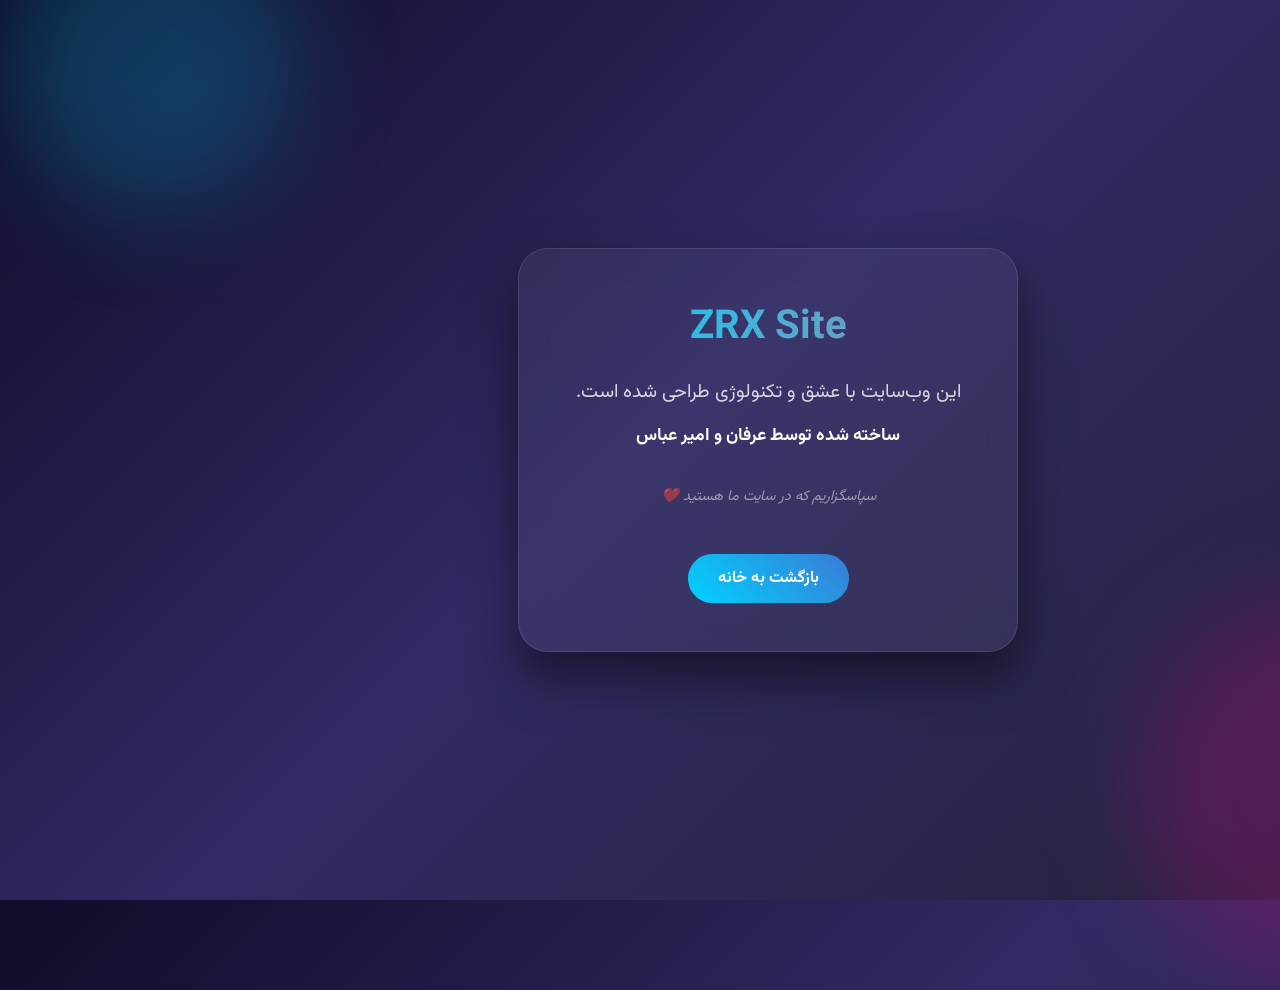
<file: about.html>
<!DOCTYPE html>
<html lang="fa" dir="rtl">
<head>
    <meta charset="UTF-8">
    <meta name="viewport" content="width=device-width, initial-scale=1.0">
    <title>درباره ما | ZRX Site</title>
    <style>
        @import url('https://fonts.googleapis.com/css2?family=Vazirmatn:wght@100;400;700&display=swap');

        * {
            margin: 0;
            padding: 0;
            box-sizing: border-box;
            font-family: 'Vazirmatn', sans-serif;
        }

        body {
            background: linear-gradient(135deg, #0f0c29, #302b63, #24243e);
            height: 100vh;
            display: flex;
            justify-content: center;
            align-items: center;
            color: white;
            overflow: hidden;
        }

        .background-circles {
            position: absolute;
            width: 100%;
            height: 100%;
            z-index: -1;
        }

        .circle {
            position: absolute;
            border-radius: 50%;
            background: rgba(255, 255, 255, 0.1);
            filter: blur(50px);
            animation: float 10s infinite alternate ease-in-out;
        }

        .circle-1 { width: 300px; height: 300px; top: -10%; left: -10%; background: rgba(0, 212, 255, 0.2); }
        .circle-2 { width: 400px; height: 400px; bottom: -10%; right: -10%; background: rgba(255, 0, 150, 0.2); }

        @keyframes float {
            from { transform: translateY(0) translateX(0); }
            to { transform: translateY(50px) translateX(30px); }
        }

        .about-card {
            background: rgba(255, 255, 255, 0.05);
            backdrop-filter: blur(15px);
            -webkit-backdrop-filter: blur(15px);
            border: 1px solid rgba(255, 255, 255, 0.1);
            padding: 3rem;
            border-radius: 30px;
            text-align: center;
            box-shadow: 0 25px 50px rgba(0, 0, 0, 0.5);
            max-width: 500px;
            width: 90%;
            transform: translateY(0);
            transition: transform 0.3s ease;
        }

        .about-card:hover {
            transform: translateY(-10px);
            border: 1px solid rgba(255, 255, 255, 0.3);
        }

        h1 {
            font-size: 2.5rem;
            margin-bottom: 1rem;
            background: linear-gradient(to right, #00d2ff, #928dab);
            -webkit-background-clip: text;
            -webkit-text-fill-color: transparent;
            font-weight: 700;
        }

        p {
            font-size: 1.2rem;
            line-height: 1.8;
            color: rgba(255, 255, 255, 0.8);
            margin-bottom: 1.5rem;
        }

        .creators {
            font-weight: bold;
            color: #fff;
            display: block;
            margin-top: 10px;
            font-size: 1.1rem;
        }

        .footer-text {
            font-size: 0.9rem;
            color: rgba(255, 255, 255, 0.5);
            margin-top: 2rem;
            font-style: italic;
        }

        .btn {
            display: inline-block;
            margin-top: 20px;
            padding: 12px 30px; /* کمی بزرگتر برای راحتی بیشتر */
            background: linear-gradient(45deg, #00d2ff, #3a7bd5);
            color: white;
            text-decoration: none; /* حذف خط زیر لینک */
            border-radius: 50px;
            font-weight: bold;
            transition: 0.3s;
        }

        .btn:hover {
            box-shadow: 0 0 20px rgba(0, 210, 255, 0.6);
            transform: scale(1.05);
        }

    </style>
</head>
<body>

    <div class="background-circles">
        <div class="circle circle-1"></div>
        <div class="circle circle-2"></div>
    </div>

    <div class="about-card">
        <h1>ZRX Site</h1>
        <p>
            این وب‌سایت با عشق و تکنولوژی طراحی شده است.
            <span class="creators">ساخته شده توسط عرفان و امیر عباس</span>
        </p>
        <p class="footer-text">سپاسگزاریم که در سایت ما هستید ❤️</p>
        
        <!-- اصلاح شده: حالا به index.html لینک می‌شود -->
        <a href="index.html" class="btn">بازگشت به خانه</a>
    </div>

</body>
</html>
</file>
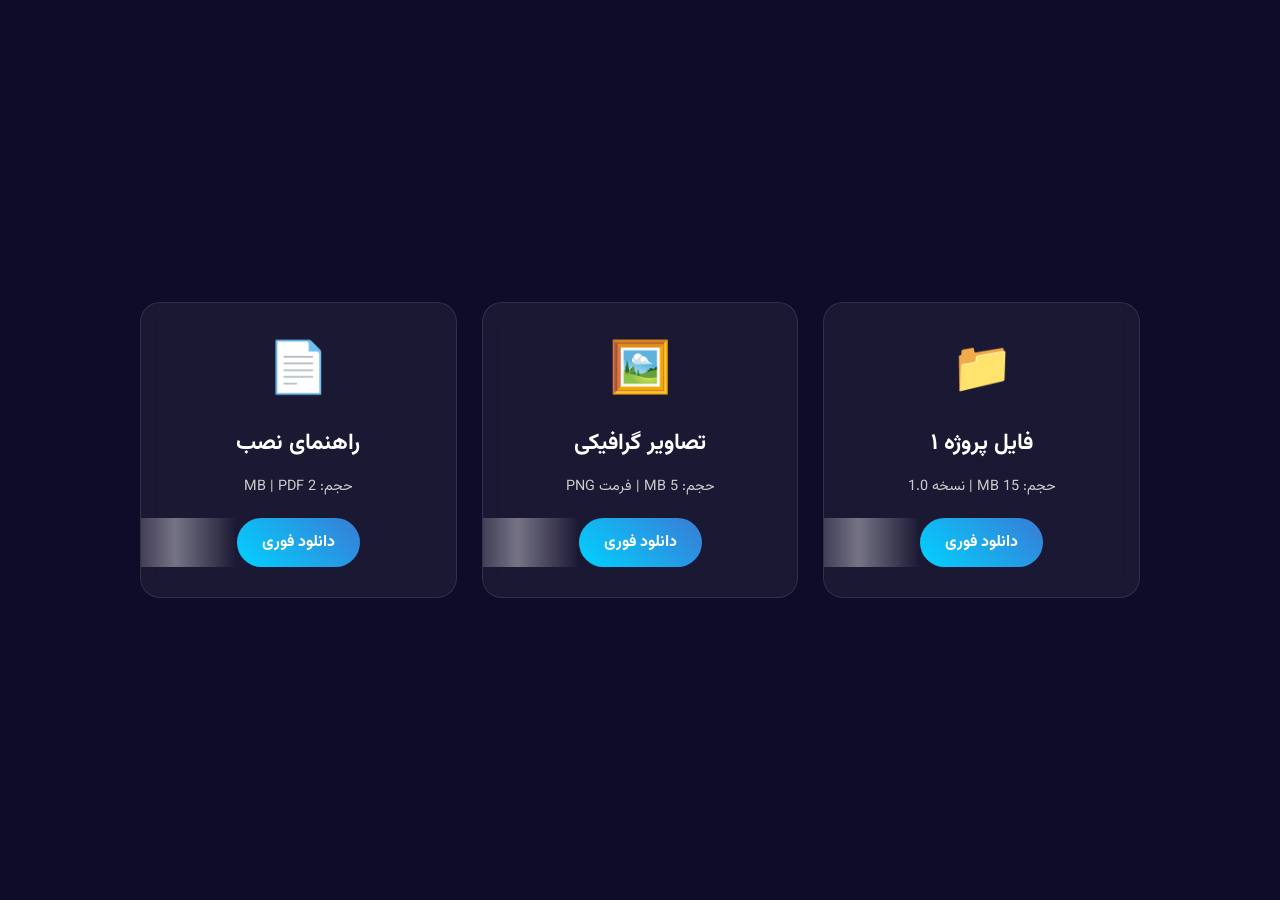
<file: download.html>
<!DOCTYPE html>
<html lang="fa" dir="rtl">
<head>
    <meta charset="UTF-8">
    <meta name="viewport" content="width=device-width, initial-scale=1.0">
    <title>بخش دانلود | ZRX Site</title>
    <style>
        @import url('https://fonts.googleapis.com/css2?family=Vazirmatn:wght@100;400;700&display=swap');

        body {
            background: #0f0c29;
            font-family: 'Vazirmatn', sans-serif;
            display: flex;
            justify-content: center;
            align-items: center;
            min-height: 100vh;
            margin: 0;
            color: white;
        }

        .download-container {
            display: grid;
            grid-template-columns: repeat(auto-fit, minmax(250px, 1fr));
            gap: 25px;
            width: 90%;
            max-width: 1000px;
            padding: 20px;
        }

        /* کارت دانلود */
        .download-card {
            background: rgba(255, 255, 255, 0.05);
            backdrop-filter: blur(10px);
            border: 1px solid rgba(255, 255, 255, 0.1);
            border-radius: 20px;
            padding: 30px;
            text-align: center;
            transition: all 0.4s cubic-bezier(0.175, 0.885, 0.32, 1.275);
            position: relative;
            overflow: hidden;
        }

        .download-card:hover {
            transform: translateY(-15px);
            background: rgba(255, 255, 255, 0.1);
            border-color: #00d2ff;
            box-shadow: 0 15px 30px rgba(0, 210, 255, 0.3);
        }

        .icon {
            font-size: 50px;
            margin-bottom: 15px;
            display: block;
        }

        h3 {
            margin: 10px 0;
            font-size: 1.4rem;
        }

        p {
            font-size: 0.9rem;
            color: #ccc;
            margin-bottom: 20px;
        }

        /* دکمه دانلود با انیمیشن */
        .download-btn {
            display: inline-block;
            padding: 12px 25px;
            background: linear-gradient(45deg, #00d2ff, #3a7bd5);
            color: white;
            text-decoration: none;
            border-radius: 50px;
            font-weight: bold;
            position: relative;
            transition: 0.3s;
            z-index: 1;
        }

        .download-btn:active {
            transform: scale(0.9);
        }

        /* افکت درخشش (Shine Effect) که روی دکمه حرکت می‌کند */
        .download-btn::after {
            content: '';
            position: absolute;
            top: 0;
            left: -100%;
            width: 100%;
            height: 100%;
            background: linear-gradient(90deg, transparent, rgba(255, 255, 255, 0.4), transparent);
            transition: 0.5s;
        }

        .download-card:hover .download-btn::after {
            left: 100%;
        }

        /* انیمیشن لرزش (Pulse) برای جلب توجه */
        @keyframes pulse {
            0% { box-shadow: 0 0 0 0 rgba(0, 210, 255, 0.7); }
            70% { box-shadow: 0 0 0 15px rgba(0, 210, 255, 0); }
            100% { box-shadow: 0 0 0 0 rgba(0, 210, 255, 0); }
        }

        .pulse-animation {
            animation: pulse 2s infinite;
        }

        /* پیام موفقیت بعد از کلیک */
        #toast {
            visibility: hidden;
            min-width: 250px;
            background-color: #333;
            color: #fff;
            text-align: center;
            border-radius: 10px;
            padding: 16px;
            position: fixed;
            z-index: 100;
            bottom: 30px;
            font-size: 17px;
            box-shadow: 0 4px 15px rgba(0,0,0,0.5);
        }

        #toast.show {
            visibility: visible;
            animation: fadein 0.5s, fadeout 0.5s 2.5s;
        }

        @keyframes fadein { from {bottom: 0; opacity: 0;} to {bottom: 30px; opacity: 1;} }
        @keyframes fadeout { from {bottom: 30px; opacity: 1;} to {bottom: 0; opacity: 0;} }

    </style>
</head>
<body>

    <div class="download-container">
        <!-- کارت دانلود ۱ -->
        <div class="download-card">
            <span class="icon">📁</span>
            <h3>فایل پروژه ۱</h3>
            <p>حجم: 15 MB | نسخه 1.0</p>
            <!-- نکته مهم: در href آدرس فایل خودت را بگذار و ویژگی download را حتما بنویس -->
            <a href="files/project1.zip" download="Project_ZRX_1" class="download-btn pulse-animation" onclick="showToast()">دانلود فوری</a>
        </div>

        <!-- کارت دانلود ۲ -->
        <div class="download-card">
            <span class="icon">🖼️</span>
            <h3>تصاویر گرافیکی</h3>
            <p>حجم: 5 MB | فرمت PNG</p>
            <a href="files/images.zip" download="ZRX_Images" class="download-btn" onclick="showToast()">دانلود فوری</a>
        </div>

        <!-- کارت دانلود ۳ -->
        <div class="download-card">
            <span class="icon">📄</span>
            <h3>راهنمای نصب</h3>
            <p>حجم: 2 MB | PDF</p>
            <a href="files/guide.pdf" download="ZRX_Guide" class="download-btn" onclick="showToast()">دانلود فوری</a>
        </div>
    </div>

    <!-- المان پیام موفقیت -->
    <div id="toast">در حال شروع دانلود... موفقیت‌آمیز! ✅</div>

    <script>
        function showToast() {
            var toast = document.getElementById("toast");
            toast.className = "show";
            // بعد از 3 ثانیه پیام مخفی کن
            setTimeout(function(){ toast.className = toast.className.replace("show", ""); }, 3000);
        }
    </script>

</body>
</html>
</file>
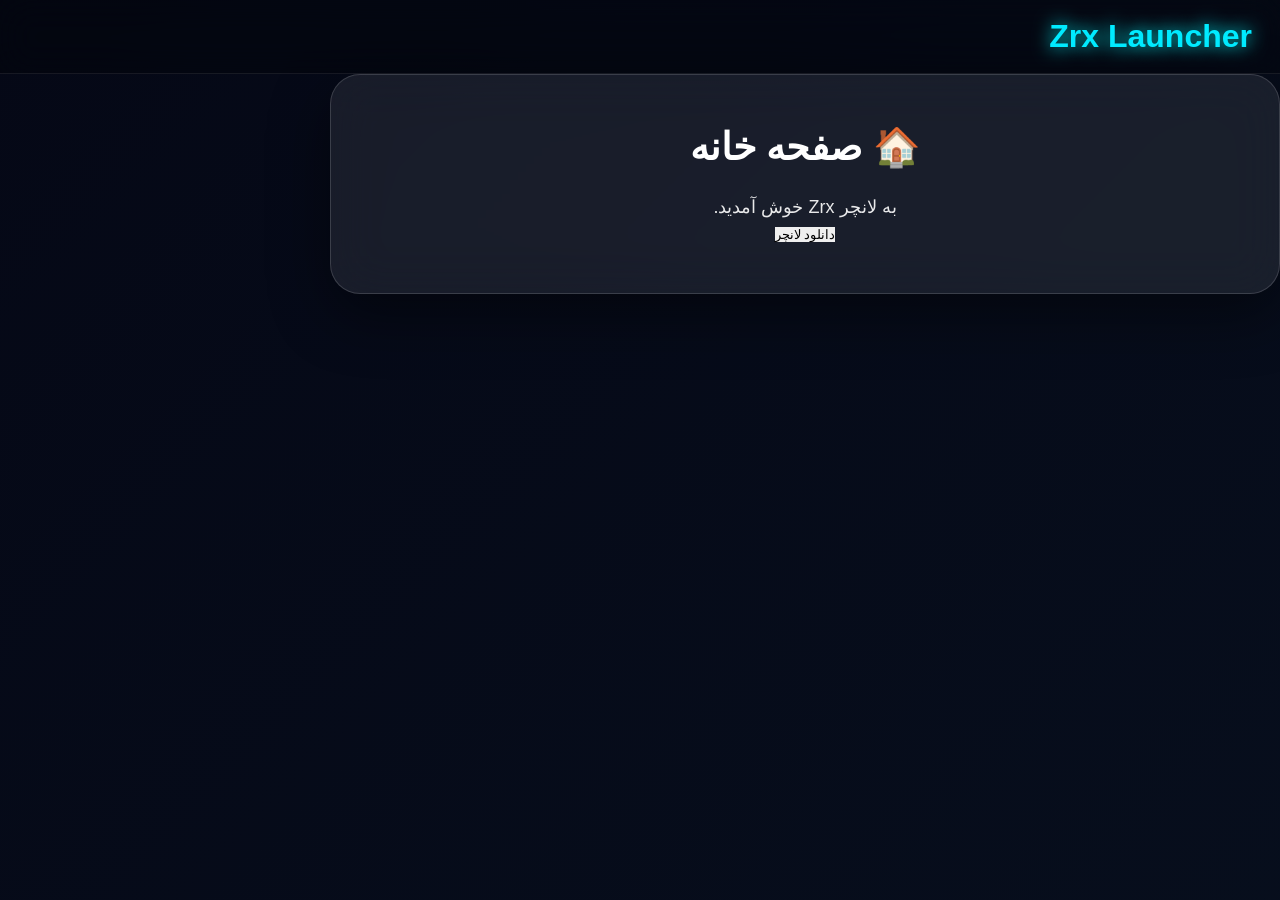
<file: home.html>
<!DOCTYPE html>
<html lang="fa" dir="rtl">

<head>

<meta charset="UTF-8">

<title>خانه | Zrx Launcher</title>

<link rel="stylesheet" href="style.css">

</head>

<body>

<header>

<h1>Zrx Launcher</h1>

</header>

<div class="glass">

<h2>🏠 صفحه خانه</h2>

<p>به لانچر Zrx خوش آمدید.</p>

<button onclick="goDownload()">

دانلود لانچر

</button>

</div>

<script src="script.js"></script>

</body>

</html>
</file>
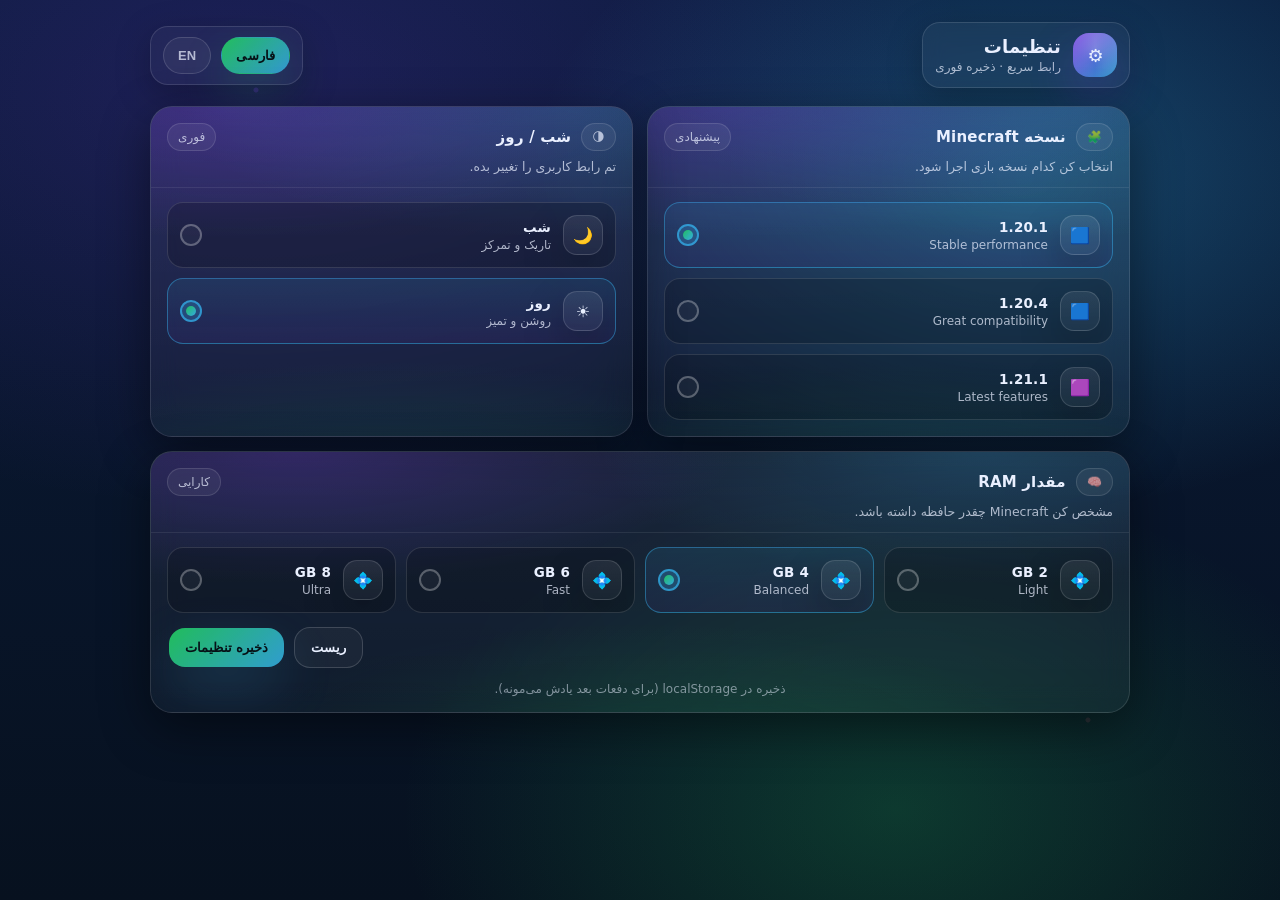
<file: settings.html>
<!doctype html>
<html lang="fa">
<head>
  <meta charset="utf-8" />
  <meta name="viewport" content="width=device-width, initial-scale=1" />
  <title>Settings</title>

  <style>
    :root{
      --bg0:#070A12;
      --bg1:#0B1020;
      --card: rgba(255,255,255,.06);
      --card2: rgba(255,255,255,.09);
      --stroke: rgba(255,255,255,.12);
      --text:#EAF0FF;
      --muted: rgba(234,240,255,.72);
      --muted2: rgba(234,240,255,.52);
      --shadow: 0 16px 50px rgba(0,0,0,.45);
      --brand1:#7C3AED; /* purple */
      --brand2:#22C55E; /* green */
      --brand3:#38BDF8; /* blue */
      --danger:#FB7185;

      --radius: 22px;
      --radius2: 16px;
    }

    *{ box-sizing: border-box; }
    body{
      margin:0;
      font-family: ui-sans-serif, system-ui, -apple-system, Segoe UI, Roboto, Arial;
      background: radial-gradient(1200px 700px at 20% 10%, rgba(124,58,237,.28), transparent 60%),
                  radial-gradient(900px 600px at 80% 20%, rgba(56,189,248,.22), transparent 55%),
                  radial-gradient(900px 600px at 70% 90%, rgba(34,197,94,.18), transparent 55%),
                  linear-gradient(180deg, var(--bg0), var(--bg1));
      color: var(--text);
      min-height:100vh;
      overflow-x:hidden;
      display:flex;
      align-items:flex-start;
      justify-content:center;
      padding: 22px 14px 40px;
      direction: rtl;
    }

    /* Floating particles */
    .particles{
      position:fixed; inset:0;
      pointer-events:none;
      opacity:.9;
      background:
        radial-gradient(circle at 20% 10%, rgba(124,58,237,.30) 0 2px, transparent 3px),
        radial-gradient(circle at 75% 20%, rgba(56,189,248,.25) 0 2px, transparent 3px),
        radial-gradient(circle at 40% 70%, rgba(34,197,94,.20) 0 2px, transparent 3px),
        radial-gradient(circle at 85% 80%, rgba(251,113,133,.15) 0 2px, transparent 3px);
      filter: blur(.2px);
      animation: floatBg 10s ease-in-out infinite alternate;
    }
    @keyframes floatBg{
      from{ transform: translate3d(0,0,0); opacity:.82; }
      to{ transform: translate3d(0,-8px,0); opacity:1; }
    }

    .wrap{
      width: min(980px, 100%);
    }

    .topbar{
      display:flex; gap:14px;
      align-items:center; justify-content:space-between;
      margin-bottom: 18px;
    }

    .brand{
      display:flex; align-items:center; gap:12px;
      padding: 10px 12px;
      background: rgba(255,255,255,.04);
      border: 1px solid var(--stroke);
      border-radius: 18px;
      box-shadow: 0 10px 35px rgba(0,0,0,.25);
      backdrop-filter: blur(10px);
    }
    .logo{
      width:44px; height:44px;
      border-radius: 16px;
      background: linear-gradient(135deg, rgba(124,58,237,.9), rgba(56,189,248,.7));
      display:grid; place-items:center;
      box-shadow: 0 18px 45px rgba(124,58,237,.25);
      position:relative;
      overflow:hidden;
    }
    .logo:after{
      content:"";
      position:absolute; inset:-40%;
      background: conic-gradient(from 180deg, rgba(255,255,255,.0), rgba(255,255,255,.35), rgba(255,255,255,.0));
      animation: spin 2.2s linear infinite;
      opacity:.65;
    }
    @keyframes spin{
      to{ transform: rotate(360deg); }
    }
    .logo span{
      position:relative;
      font-weight:900;
      letter-spacing:-1px;
      font-size: 18px;
      z-index:1;
    }
    .brand h1{
      margin:0;
      font-size: 18px;
      line-height:1.2;
      letter-spacing:.2px;
    }
    .brand p{
      margin:3px 0 0;
      font-size: 12px;
      color: var(--muted);
    }

    .lang-switch{
      display:flex; gap:10px; align-items:center;
      padding: 10px 12px;
      border-radius: 18px;
      background: rgba(255,255,255,.04);
      border:1px solid var(--stroke);
      box-shadow: 0 10px 35px rgba(0,0,0,.25);
      backdrop-filter: blur(10px);
    }

    .pill{
      position:relative;
      border:1px solid rgba(255,255,255,.14);
      background: rgba(255,255,255,.05);
      color: var(--muted);
      padding: 10px 14px;
      border-radius: 999px;
      cursor:pointer;
      user-select:none;
      font-weight: 800;
      font-size: 13px;
      letter-spacing:.2px;
      transition: transform .12s ease, background .2s ease, border-color .2s ease, color .2s ease;
      outline: none;
    }
    .pill:hover{ transform: translateY(-1px); border-color: rgba(255,255,255,.22); }
    .pill.active{
      color: #061116;
      border-color: transparent;
      background: linear-gradient(135deg, rgba(34,197,94,.95), rgba(56,189,248,.75));
      box-shadow: 0 18px 45px rgba(34,197,94,.18);
    }

    /* Layout */
    .grid{
      display:grid;
      grid-template-columns: 1fr;
      gap: 14px;
    }
    @media (min-width: 860px){
      .grid{ grid-template-columns: 1fr 1fr; }
      .span2{ grid-column: span 2; }
    }

    .card{
      background: linear-gradient(180deg, rgba(255,255,255,.07), rgba(255,255,255,.035));
      border: 1px solid rgba(255,255,255,.12);
      border-radius: var(--radius);
      box-shadow: var(--shadow);
      backdrop-filter: blur(14px);
      overflow:hidden;
      position:relative;
    }
    .card:before{
      content:"";
      position:absolute; inset:-2px;
      background: radial-gradient(800px 240px at 15% 0%, rgba(124,58,237,.25), transparent 55%),
                  radial-gradient(700px 240px at 85% 0%, rgba(56,189,248,.18), transparent 55%),
                  radial-gradient(700px 240px at 50% 120%, rgba(34,197,94,.14), transparent 60%);
      pointer-events:none;
    }
    .card > *{ position:relative; }

    .cardHeader{
      padding: 16px 16px 10px;
      display:flex; align-items:flex-start; justify-content:space-between; gap:12px;
    }
    .cardHeader .title{
      display:flex; flex-direction:column; gap:6px;
    }
    .cardHeader h2{
      margin:0;
      font-size: 15px;
      letter-spacing:.2px;
      display:flex; align-items:center; gap:10px;
    }
    .badge{
      font-size: 12px;
      padding: 6px 10px;
      border-radius: 999px;
      background: rgba(255,255,255,.06);
      border:1px solid rgba(255,255,255,.12);
      color: var(--muted);
    }
    .desc{
      margin:0;
      font-size: 12.5px;
      color: var(--muted);
      line-height:1.6;
    }

    .cardBody{
      padding: 14px 16px 16px;
      border-top: 1px solid rgba(255,255,255,.08);
    }

    .choices{
      display:grid;
      gap: 10px;
    }

    .choice{
      border-radius: var(--radius2);
      border:1px solid rgba(255,255,255,.12);
      background: rgba(0,0,0,.18);
      padding: 12px 12px;
      cursor:pointer;
      display:flex;
      align-items:center;
      justify-content:space-between;
      gap: 10px;
      transition: transform .12s ease, border-color .2s ease, background .2s ease;
      user-select:none;
      position:relative;
      overflow:hidden;
    }
    .choice:hover{
      transform: translateY(-1px);
      border-color: rgba(255,255,255,.22);
      background: rgba(255,255,255,.05);
    }

    .choice .left{
      display:flex; align-items:center; gap:12px;
      min-width: 0;
    }

    .icon{
      width:40px; height:40px;
      border-radius: 14px;
      display:grid; place-items:center;
      border:1px solid rgba(255,255,255,.14);
      background: linear-gradient(180deg, rgba(255,255,255,.08), rgba(255,255,255,.04));
      box-shadow: 0 18px 40px rgba(0,0,0,.25);
      flex: 0 0 auto;
    }

    .choice .text{
      min-width: 0;
      display:flex; flex-direction:column; gap:3px;
    }
    .choice .text strong{
      font-size: 13.5px;
      letter-spacing:.2px;
      white-space:nowrap; overflow:hidden; text-overflow:ellipsis;
    }
    .choice .text span{
      font-size: 12px;
      color: var(--muted);
      white-space:nowrap; overflow:hidden; text-overflow:ellipsis;
    }

    .radio{
      width:22px; height:22px;
      border-radius: 999px;
      border:2px solid rgba(255,255,255,.28);
      background: rgba(255,255,255,.04);
      display:grid; place-items:center;
      flex:0 0 auto;
    }
    .radio:after{
      content:"";
      width:10px; height:10px;
      border-radius: 999px;
      background: transparent;
      transition: background .2s ease, box-shadow .2s ease;
    }

    .choice.active{
      border-color: rgba(56,189,248,.42);
      background: linear-gradient(180deg, rgba(56,189,248,.10), rgba(124,58,237,.08));
    }
    .choice.active .radio{
      border-color: rgba(56,189,248,.65);
      background: rgba(56,189,248,.12);
    }
    .choice.active .radio:after{
      background: linear-gradient(135deg, rgba(34,197,94,.95), rgba(56,189,248,.85));
      box-shadow: 0 0 0 6px rgba(56,189,248,.10);
    }

    .row{
      display:flex; gap:12px; align-items:center; justify-content:space-between;
    }

    .actions{
      display:flex; gap:10px; align-items:center; justify-content:flex-end;
      margin-top: 14px;
      padding: 0 2px;
    }

    button.primary{
      border:none;
      cursor:pointer;
      color:#061116;
      font-weight: 900;
      padding: 12px 16px;
      border-radius: 16px;
      background: linear-gradient(135deg, rgba(34,197,94,.95), rgba(56,189,248,.80));
      box-shadow: 0 22px 55px rgba(56,189,248,.18);
      transition: transform .12s ease, filter .2s ease;
    }
    button.primary:hover{ transform: translateY(-1px); filter: brightness(1.05); }

    button.ghost{
      cursor:pointer;
      font-weight: 900;
      padding: 12px 16px;
      border-radius: 16px;
      border:1px solid rgba(255,255,255,.16);
      background: rgba(255,255,255,.04);
      color: var(--text);
      transition: transform .12s ease, border-color .2s ease, background .2s ease;
    }
    button.ghost:hover{ transform: translateY(-1px); border-color: rgba(255,255,255,.24); background: rgba(255,255,255,.06); }

    .footerNote{
      margin-top: 14px;
      font-size: 12px;
      color: var(--muted2);
      text-align:center;
    }

    /* Theme day/night preview */
    .day-skin{
      background:
        radial-gradient(1200px 700px at 20% 10%, rgba(124,58,237,.18), transparent 60%),
        radial-gradient(900px 600px at 80% 20%, rgba(56,189,248,.28), transparent 55%),
        radial-gradient(900px 600px at 70% 90%, rgba(34,197,94,.22), transparent 55%),
        linear-gradient(180deg, #0A1B3A, #07111F);
    }
    .night-skin{
      background:
        radial-gradient(1200px 700px at 20% 10%, rgba(124,58,237,.30), transparent 60%),
        radial-gradient(900px 600px at 80% 20%, rgba(56,189,248,.22), transparent 55%),
        radial-gradient(900px 600px at 70% 90%, rgba(34,197,94,.18), transparent 55%),
        linear-gradient(180deg, #040711, #0A0F1E);
    }

    .rtl{ direction: rtl; }
    .ltr{ direction: ltr; }
  </style>
</head>

<body class="night-skin">
  <div class="particles"></div>

  <div class="wrap">
    <div class="topbar">
      <div class="brand">
        <div class="logo"><span>⚙</span></div>
        <div>
          <h1 id="uiTitle">Settings</h1>
          <p id="uiSubtitle">Fast UI · Save instantly</p>
        </div>
      </div>

      <div class="lang-switch" role="group" aria-label="Language">
        <button class="pill active" type="button" id="btnFA" data-lang="fa">فارسی</button>
        <button class="pill" type="button" id="btnEN" data-lang="en">EN</button>
      </div>
    </div>

    <div class="grid">
      <!-- Version -->
      <section class="card">
        <div class="cardHeader">
          <div class="title">
            <h2>
              <span class="badge">🧩</span>
              <span id="verTitle">Minecraft Version</span>
            </h2>
            <p class="desc" id="verDesc">Choose which game version you want.</p>
          </div>
          <div class="badge" id="verBadge">Recommended</div>
        </div>

        <div class="cardBody">
          <div class="choices" id="verChoices">
            <div class="choice active" data-setting="version" data-value="1.20.1">
              <div class="left">
                <div class="icon">🟦</div>
                <div class="text">
                  <strong>1.20.1</strong>
                  <span>Stable performance</span>
                </div>
              </div>
              <div class="radio"></div>
            </div>

            <div class="choice" data-setting="version" data-value="1.20.4">
              <div class="left">
                <div class="icon">🟦</div>
                <div class="text">
                  <strong>1.20.4</strong>
                  <span>Great compatibility</span>
                </div>
              </div>
              <div class="radio"></div>
            </div>

            <div class="choice" data-setting="version" data-value="1.21.1">
              <div class="left">
                <div class="icon">🟪</div>
                <div class="text">
                  <strong>1.21.1</strong>
                  <span>Latest features</span>
                </div>
              </div>
              <div class="radio"></div>
            </div>
          </div>
        </div>
      </section>

      <!-- Theme -->
      <section class="card">
        <div class="cardHeader">
          <div class="title">
            <h2>
              <span class="badge">🌗</span>
              <span id="themeTitle">Day / Night</span>
            </h2>
            <p class="desc" id="themeDesc">Switch UI theme (and background).</p>
          </div>
          <div class="badge" id="themeBadge">Instant</div>
        </div>

        <div class="cardBody">
          <div class="choices" id="themeChoices">
            <div class="choice" data-setting="theme" data-value="night">
              <div class="left">
                <div class="icon">🌙</div>
                <div class="text">
                  <strong id="nightLabel">Night</strong>
                  <span id="nightSub">Dark & focus</span>
                </div>
              </div>
              <div class="radio"></div>
            </div>

            <div class="choice active" data-setting="theme" data-value="day">
              <div class="left">
                <div class="icon">☀️</div>
                <div class="text">
                  <strong id="dayLabel">Day</strong>
                  <span id="daySub">Bright & clean</span>
                </div>
              </div>
              <div class="radio"></div>
            </div>
          </div>
        </div>
      </section>

      <!-- RAM -->
      <section class="card span2">
        <div class="cardHeader">
          <div class="title">
            <h2>
              <span class="badge">🧠</span>
              <span id="ramTitle">RAM Amount</span>
            </h2>
            <p class="desc" id="ramDesc">Choose how much memory Minecraft can use.</p>
          </div>
          <div class="badge" id="ramBadge">Performance</div>
        </div>

        <div class="cardBody">
          <div class="choices" id="ramChoices" style="grid-template-columns: repeat(4, minmax(0, 1fr)); gap: 10px;">
            <div class="choice" data-setting="ram" data-value="2">
              <div class="left">
                <div class="icon">💠</div>
                <div class="text">
                  <strong id="ram2Label">2 GB</strong>
                  <span>Light</span>
                </div>
              </div>
              <div class="radio"></div>
            </div>

            <div class="choice active" data-setting="ram" data-value="4">
              <div class="left">
                <div class="icon">💠</div>
                <div class="text">
                  <strong id="ram4Label">4 GB</strong>
                  <span>Balanced</span>
                </div>
              </div>
              <div class="radio"></div>
            </div>

            <div class="choice" data-setting="ram" data-value="6">
              <div class="left">
                <div class="icon">💠</div>
                <div class="text">
                  <strong id="ram6Label">6 GB</strong>
                  <span>Fast</span>
                </div>
              </div>
              <div class="radio"></div>
            </div>

            <div class="choice" data-setting="ram" data-value="8">
              <div class="left">
                <div class="icon">💠</div>
                <div class="text">
                  <strong id="ram8Label">8 GB</strong>
                  <span>Ultra</span>
                </div>
              </div>
              <div class="radio"></div>
            </div>
          </div>

          <div class="actions">
            <button class="ghost" type="button" id="btnReset">Reset</button>
            <button class="primary" type="button" id="btnSave">Save Settings</button>
          </div>

          <div class="footerNote" id="uiFooterNote">
            Stored in localStorage (so it remembers next time).
          </div>
        </div>
      </section>
    </div>
  </div>

  <script>
    // ===== Translations =====
    const i18n = {
      fa: {
        uiTitle: "تنظیمات",
        uiSubtitle: "رابط سریع · ذخیره فوری",
        verTitle: "نسخه Minecraft",
        verDesc: "انتخاب کن کدام نسخه بازی اجرا شود.",
        verBadge: "پیشنهادی",

        themeTitle: "شب / روز",
        themeDesc: "تم رابط کاربری را تغییر بده.",
        themeBadge: "فوری",

        nightLabel: "شب",
        nightSub: "تاریک و تمرکز",

        dayLabel: "روز",
        daySub: "روشن و تمیز",

        ramTitle: "مقدار RAM",
        ramDesc: "مشخص کن Minecraft چقدر حافظه داشته باشد.",
        ramBadge: "کارایی",

        btnSave: "ذخیره تنظیمات",
        btnReset: "ریست",
        uiFooterNote: "ذخیره در localStorage (برای دفعات بعد یادش می‌مونه)."
      },
      en: {
        uiTitle: "Settings",
        uiSubtitle: "Fast UI · Save instantly",
        verTitle: "Minecraft Version",
        verDesc: "Choose which game version you want.",
        verBadge: "Recommended",

        themeTitle: "Day / Night",
        themeDesc: "Switch UI theme (and background).",
        themeBadge: "Instant",

        nightLabel: "Night",
        nightSub: "Dark & focus",

        dayLabel: "Day",
        daySub: "Bright & clean",

        ramTitle: "RAM Amount",
        ramDesc: "Choose how much memory Minecraft can use.",
        ramBadge: "Performance",

        btnSave: "Save Settings",
        btnReset: "Reset",
        uiFooterNote: "Stored in localStorage (so it remembers next time)."
      }
    };

    // ===== State =====
    const defaultState = {
      lang: "fa",
      version: "1.20.1",
      theme: "day",
      ram: "4"
    };

    function loadState(){
      const raw = localStorage.getItem("mc_settings");
      if (!raw) return { ...defaultState };
      try{
        const s = JSON.parse(raw);
        return { ...defaultState, ...s };
      }catch{
        return { ...defaultState };
      }
    }

    function saveState(s){
      localStorage.setItem("mc_settings", JSON.stringify(s));
    }

    // ===== Apply UI =====
    const state = loadState();

    function applyLang(lang){
      const dict = i18n[lang] || i18n.fa;

      // set text nodes
      Object.keys(dict).forEach(key => {
        const el = document.getElementById(key);
        if (el) el.innerText = dict[key];
      });

      // dir
      document.documentElement.lang = lang;
      document.body.classList.toggle("rtl", lang === "fa");
      document.body.classList.toggle("ltr", lang === "en");

      document.body.dir = (lang === "fa") ? "rtl" : "ltr";

      // buttons active
      const btnFA = document.getElementById("btnFA");
      const btnEN = document.getElementById("btnEN");
      btnFA.classList.toggle("active", lang === "fa");
      btnEN.classList.toggle("active", lang === "en");

      // Save/Reset labels
      const btnSave = document.getElementById("btnSave");
      const btnReset = document.getElementById("btnReset");
      btnSave.innerText = dict.btnSave || "Save Settings";
      btnReset.innerText = dict.btnReset || "Reset";
    }

    function applyTheme(theme){
      document.body.classList.toggle("day-skin", theme === "day");
      document.body.classList.toggle("night-skin", theme !== "day");
    }

    function setChoiceActive(setting, value){
      document.querySelectorAll(`.choice[data-setting="${setting}"]`).forEach(el => {
        const is = String(el.dataset.value) === String(value);
        el.classList.toggle("active", is);
      });
    }

    function applyAll(){
      // sync state
      state.lang = state.lang || defaultState.lang;
      state.version = state.version || defaultState.version;
      state.theme = state.theme || defaultState.theme;
      state.ram = state.ram || defaultState.ram;

      applyLang(state.lang);
      applyTheme(state.theme);

      setChoiceActive("version", state.version);
      setChoiceActive("theme", state.theme);
      setChoiceActive("ram", state.ram);
    }

    // ===== Events =====
    document.querySelectorAll(".choice").forEach(card => {
      card.addEventListener("click", () => {
        const setting = card.dataset.setting;
        const value = card.dataset.value;

        // update active
        setChoiceActive(setting, value);

        // update state (do not persist until save, but instant theme applies)
        state[setting] = value;
        if (setting === "theme") applyTheme(value);
      });
    });

    document.getElementById("btnSave").addEventListener("click", () => {
      // persist
      saveState(state);
      // tiny feedback
      const btn = document.getElementById("btnSave");
      const old = btn.innerText;
      btn.innerText = (state.lang === "fa") ? "✅ ذخیره شد" : "✅ Saved";
      setTimeout(() => btn.innerText = old, 900);
    });

    document.getElementById("btnReset").addEventListener("click", () => {
      Object.assign(state, defaultState);
      applyAll();
      // do not automatically save; user hits Save
    });

    document.getElementById("btnFA").addEventListener("click", () => {
      state.lang = "fa";
      applyLang("fa");
    });
    document.getElementById("btnEN").addEventListener("click", () => {
      state.lang = "en";
      applyLang("en");
    });

    // ===== First run =====
    applyAll();
  </script>
</body>
</html>
</file>
<file: style.css>
/* ==========================================
   ZRX Launcher V2
   style.css
   Part 1
========================================== */

:root{
--bg:#050816;
--bg2:#091423;
--glass:rgba(255,255,255,.08);
--glass-border:rgba(255,255,255,.15);
--cyan:#00eaff;
--blue:#008cff;
--text:#ffffff;
--radius:22px;
}

*{
margin:0;
padding:0;
box-sizing:border-box;
font-family:"Vazirmatn",sans-serif;
}

html{
scroll-behavior:smooth;
}

body{

background:
linear-gradient(135deg,#050816,#091423,#10233d);

background-size:400% 400%;

animation:bgMove 18s ease infinite;

color:var(--text);

overflow-x:hidden;

min-height:100vh;

}

@keyframes bgMove{

0%{background-position:0% 50%;}

50%{background-position:100% 50%;}

100%{background-position:0% 50%;}

}

/* ==========================
   Particles
========================== */

#particles-js{

position:fixed;

top:0;

left:0;

width:100%;

height:100%;

z-index:-5;

}

/* ==========================
   Loading
========================== */

#loading{

position:fixed;

top:0;

left:0;

width:100%;

height:100%;

display:flex;

justify-content:center;

align-items:center;

flex-direction:column;

background:#050816;

z-index:99999;

transition:1s;

}

.loader{

width:90px;

height:90px;

border-radius:50%;

border:8px solid rgba(255,255,255,.1);

border-top:8px solid var(--cyan);

animation:spin 1s linear infinite;

margin-bottom:20px;

}

@keyframes spin{

100%{

transform:rotate(360deg);

}

}

/* ==========================
   Header
========================== */

header{

position:sticky;

top:0;

display:flex;

justify-content:space-between;

align-items:center;

padding:18px 28px;

background:rgba(0,0,0,.25);

backdrop-filter:blur(18px);

border-bottom:1px solid rgba(255,255,255,.08);

z-index:1000;

}

header h1{

font-size:32px;

color:var(--cyan);

text-shadow:0 0 18px cyan;

}
/* ==========================
   Buttons
========================== */

button{

border:none;

outline:none;

cursor:pointer;

font-family:inherit;

transition:.35s;

}

/* Theme + Language */

#theme,
#language{

width:52px;

height:52px;

border-radius:50%;

background:rgba(255,255,255,.08);

backdrop-filter:blur(20px);

color:white;

font-size:20px;

display:flex;

justify-content:center;

align-items:center;

box-shadow:

0 5px 20px rgba(0,255,255,.15);

}

#theme:hover,
#language:hover{

transform:rotate(15deg) scale(1.08);

background:cyan;

color:black;

box-shadow:

0 0 25px cyan,

0 0 60px rgba(0,255,255,.4);

}

#theme:active,
#language:active{

transform:scale(.92);

}

/* ==========================
   Navigation
========================== */

nav{

display:flex;

justify-content:center;

gap:20px;

flex-wrap:wrap;

padding:35px;

}

.btn{

position:relative;

overflow:hidden;

padding:18px 40px;

border-radius:18px;

font-size:18px;

font-weight:600;

background:linear-gradient(145deg,#14233d,#20395e);

color:white;

box-shadow:

0 12px 30px rgba(0,255,255,.15),

inset 0 1px 1px rgba(255,255,255,.08);

transition:

transform .35s,

box-shadow .35s,

background .35s;

}

.btn:hover{

transform:

translateY(-8px)

scale(1.05);

box-shadow:

0 0 30px cyan,

0 0 80px rgba(0,255,255,.35);

}

.btn:active{

transform:scale(.93);

}

/* Download Button */

.download{

padding:18px 55px;

margin-top:30px;

border-radius:18px;

font-size:20px;

font-weight:bold;

background:

linear-gradient(45deg,#00eaff,#008cff);

color:white;

box-shadow:

0 0 25px cyan,

0 0 60px rgba(0,255,255,.25);

}

.download:hover{

transform:

translateY(-6px)

scale(1.05);

box-shadow:

0 0 35px cyan,

0 0 90px #00aaff;

}

.download:active{

transform:scale(.94);

}
/* ==========================
   Hero + Glass + Cards
========================== */

.hero{

width:100%;

padding:60px 20px;

display:flex;

justify-content:center;

align-items:center;

}

.glass{

width:90%;

max-width:950px;

padding:50px;

border-radius:30px;

background:rgba(255,255,255,.08);

backdrop-filter:blur(25px);

border:1px solid rgba(255,255,255,.15);

box-shadow:

0 20px 60px rgba(0,0,0,.45);

text-align:center;

animation:float 5s ease-in-out infinite;

}

@keyframes float{

0%{transform:translateY(0);}

50%{transform:translateY(-10px);}

100%{transform:translateY(0);}

}

.glass h2{

font-size:38px;

margin-bottom:20px;

}

.glass p{

font-size:18px;

line-height:2;

opacity:.9;

}

/* ==========================
   Cards
========================== */

.cards{

display:grid;

grid-template-columns:

repeat(auto-fit,minmax(260px,1fr));

gap:25px;

padding:50px 30px;

max-width:1200px;

margin:auto;

}

.card{

position:relative;

padding:30px;

border-radius:25px;

background:rgba(255,255,255,.07);

backdrop-filter:blur(20px);

border:1px solid rgba(255,255,255,.12);

transition:.4s;

overflow:hidden;

}

.card::before{

content:"";

position:absolute;

top:-50%;

left:-50%;

width:200%;

height:200%;

background:

linear-gradient(

45deg,

transparent,

rgba(0,255,255,.12),

transparent

);

transform:rotate(25deg);

transition:.6s;

}

.card:hover::before{

left:120%;

}

.card:hover{

transform:

translateY(-12px)

rotateX(5deg)

scale(1.03);

box-shadow:

0 0 35px cyan,

0 15px 45px rgba(0,255,255,.25);

}

.card h3{

margin-bottom:15px;

color:cyan;

font-size:24px;

}

.card p{

opacity:.85;

line-height:1.8;

}
/* ==========================
   Sidebar
========================== */

#sidebar{

position:fixed;

top:0;

right:-320px;

width:300px;

height:100%;

padding:30px;

background:rgba(10,15,30,.92);

backdrop-filter:blur(25px);

border-left:1px solid rgba(255,255,255,.1);

transition:.45s ease;

z-index:9999;

box-shadow:-10px 0 40px rgba(0,255,255,.25);

}

#sidebar.active{

right:0;

}

#sidebar .logo{

text-align:center;

margin-bottom:30px;

}

#sidebar .logo h2{

color:cyan;

font-size:34px;

text-shadow:0 0 15px cyan;

}

#sidebar nav{

display:flex;

flex-direction:column;

gap:12px;

padding:0;

}

#sidebar nav a{

display:block;

padding:16px;

border-radius:15px;

text-decoration:none;

color:white;

background:rgba(255,255,255,.05);

transition:.3s;

}

#sidebar nav a:hover{

background:cyan;

color:black;

transform:translateX(-8px);

}

#menuBtn{

width:52px;

height:52px;

border-radius:50%;

background:rgba(255,255,255,.08);

color:white;

font-size:24px;

backdrop-filter:blur(15px);

}

#menuBtn:hover{

background:cyan;

color:black;

transform:rotate(90deg);

}

#overlay{

position:fixed;

top:0;

left:0;

width:100%;

height:100%;

background:rgba(0,0,0,.45);

opacity:0;

visibility:hidden;

transition:.35s;

z-index:9998;

}

#overlay.active{

opacity:1;

visibility:visible;

}

/* ==========================
   Toast
========================== */

#toast{

position:fixed;

bottom:30px;

left:50%;

transform:translateX(-50%) translateY(120px);

padding:16px 28px;

border-radius:15px;

background:rgba(0,0,0,.65);

backdrop-filter:blur(20px);

color:white;

box-shadow:0 0 25px cyan;

transition:.35s;

z-index:10000;

}

#toast.show{

transform:translateX(-50%) translateY(0);

}

/* ==========================
   Progress
========================== */

.progress{

width:90%;

max-width:900px;

height:14px;

margin:40px auto;

border-radius:30px;

overflow:hidden;

background:rgba(255,255,255,.08);

}

#bar{

width:0%;

height:100%;

background:linear-gradient(90deg,

cyan,

#0099ff,

cyan);

transition:.2s;

}

/* ==========================
   Cursor
========================== */

#cursor{

position:fixed;

width:18px;

height:18px;

border-radius:50%;

background:cyan;

pointer-events:none;

transform:translate(-50%,-50%);

box-shadow:

0 0 20px cyan,

0 0 45px cyan;

z-index:99999;

mix-blend-mode:screen;

}
/* ==========================
   Slider
========================== */

.slider{

width:92%;

max-width:1000px;

margin:60px auto;

position:relative;

overflow:hidden;

border-radius:25px;

background:rgba(255,255,255,.06);

backdrop-filter:blur(20px);

box-shadow:0 20px 60px rgba(0,0,0,.35);

}

.slides{

position:relative;

width:100%;

height:420px;

}

.slide{

position:absolute;

inset:0;

width:100%;

height:100%;

object-fit:cover;

opacity:0;

transition:opacity .8s ease;

}

.slide.active{

opacity:1;

}

.slider-buttons{

position:absolute;

bottom:20px;

left:50%;

transform:translateX(-50%);

display:flex;

gap:15px;

}

.slider-buttons button{

width:52px;

height:52px;

border-radius:50%;

background:rgba(255,255,255,.12);

color:white;

font-size:22px;

backdrop-filter:blur(20px);

transition:.3s;

}

.slider-buttons button:hover{

background:cyan;

color:black;

transform:scale(1.1);

}

/* ==========================
   Music Player
========================== */

.player{

margin:60px auto;

width:90%;

max-width:800px;

text-align:center;

}

.player audio{

width:100%;

border-radius:15px;

margin-top:20px;

}

/* ==========================
   Settings Modal
========================== */

.settings-modal{

display:none;

position:fixed;

top:0;

left:0;

width:100%;

height:100%;

justify-content:center;

align-items:center;

background:rgba(0,0,0,.55);

backdrop-filter:blur(8px);

z-index:12000;

}

.settings-content{

width:90%;

max-width:420px;

padding:30px;

border-radius:25px;

background:rgba(255,255,255,.08);

backdrop-filter:blur(20px);

border:1px solid rgba(255,255,255,.12);

box-shadow:0 20px 60px rgba(0,0,0,.4);

}

.settings-content h2{

margin-bottom:20px;

text-align:center;

color:cyan;

}

.settings-content label{

display:block;

margin-top:15px;

margin-bottom:8px;

}

.settings-content select{

width:100%;

padding:12px;

border:none;

border-radius:12px;

background:rgba(255,255,255,.1);

color:white;

}

.settings-content button{

margin-top:25px;

width:100%;

padding:15px;

border-radius:14px;

background:linear-gradient(45deg,#00eaff,#008cff);

color:white;

}

/* ==========================
   Footer
========================== */

footer{

margin-top:70px;

padding:30px;

text-align:center;

background:rgba(255,255,255,.05);

backdrop-filter:blur(15px);

border-top:1px solid rgba(255,255,255,.08);

}

/* ==========================
   Responsive
========================== */

@media (max-width:768px){

header{

padding:15px;

}

header h1{

font-size:24px;

}

.glass{

padding:30px;

}

.glass h2{

font-size:28px;

}

.cards{

grid-template-columns:1fr;

}

.slides{

height:250px;

}

.download{

width:100%;

}

#sidebar{

width:260px;

}

}

@media (hover:none){

.btn:active,

.download:active,

#theme:active,

#menuBtn:active{

transform:scale(.94);

box-shadow:0 0 30px cyan;

}

   }
/* ==========================
   Animations
========================== */

@keyframes glow{

0%{

box-shadow:0 0 15px cyan;

}

50%{

box-shadow:

0 0 35px cyan,

0 0 70px rgba(0,255,255,.35);

}

100%{

box-shadow:0 0 15px cyan;

}

}

.download{

animation:glow 3s infinite;

}

.btn.active{

animation:glow 2.5s infinite;

}

/* ==========================
   Ripple Effect
========================== */

.btn,
.download{

position:relative;

overflow:hidden;

}

.btn span,
.download span{

position:absolute;

border-radius:50%;

transform:translate(-50%,-50%);

pointer-events:none;

background:rgba(255,255,255,.45);

animation:ripple .6s linear;

}

@keyframes ripple{

0%{

width:0;

height:0;

opacity:.8;

}

100%{

width:500px;

height:500px;

opacity:0;

}

}

/* ==========================
   Fade Animation
========================== */

@keyframes fadeUp{

0%{

opacity:0;

transform:translateY(40px);

}

100%{

opacity:1;

transform:translateY(0);

}

}

.hero,
.cards,
.slider,
.player,
.counter,
footer{

animation:fadeUp .8s ease;

}

/* ==========================
   Scrollbar
========================== */

::-webkit-scrollbar{

width:10px;

}

::-webkit-scrollbar-thumb{

background:linear-gradient(

180deg,

cyan,

#008cff

);

border-radius:20px;

}

::-webkit-scrollbar-track{

background:#050816;

}

/* ==========================
   Selection
========================== */

::selection{

background:cyan;

color:black;

}

/* ==========================
   Images
========================== */

img{

max-width:100%;

display:block;

}

/* ==========================
   Links
========================== */

a{

color:inherit;

text-decoration:none;

}

/* ==========================
   End
========================== */
/* --- اصلاحات مخصوص موبایل و تبلت (Responsive Fix) --- */

@media (max-width: 768px) {
    /* ۱. جلوگیری از بیرون زدن محتوا از صفحه */
    html, body {
        overflow-x: hidden; 
        width: 100%;
    }

    /* ۲. تبدیل چیدمان‌های افقی به عمودی */
    /* فرض می‌کنیم کانتینر اصلی تو کلاسی مثل .container یا .main-content دارد */
    .container, .main-content, .glass, .hero-section {
        width: 90% !important; /* عرض را ۹۰ درصد صفحه کن تا از دو طرف فاصله داشته باشد */
        margin: 20px auto !important;
        flex-direction: column !important; /* اگر از Flex استفاده کردی، المان‌ها زیر هم بیایند */
        align-items: center !important;
        padding: 15px !important;
    }

    /* ۳. اصلاح دکمه‌ها برای لمس راحت‌تر */
    .btn, .download, .btn-3d {
        width: 100% !important; /* دکمه‌ها در موبایل تمام عرض شوند تا با انگشت راحت زده شوند */
        max-width: 300px; 
        margin: 10px 0 !important;
        font-size: 16px !important; /* فونت کمی کوچکتر برای موبایل */
    }

    /* ۴. اصلاح هدر و منو */
    header, .nav-bar {
        flex-direction: column !important;
        text-align: center;
    }

    /* ۵. جلوگیری از بزرگ بودن بیش از حد تصاویر */
    img {
        max-width: 100% !important;
        height: auto !important;
    }
}

/* مخصوص گوشی‌های خیلی کوچک */
@media (max-width: 480px) {
    h1 {
        font-size: 1.8rem !important;
    }
    .glass {
        padding: 10px !important;
    }
}
/* استایل لایه سیاه لودینگ */
#loader-wrapper {
    position: fixed;
    top: 0;
    left: 0;
    width: 100%;
    height: 100%;
    background-color: #000000; /* رنگ سیاه */
    display: flex;
    justify-content: center;
    align-items: center;
    z-index: 9999; /* برای اینکه روی همه چیز باشد */
    flex-direction: column;
}

.loader-content {
    text-align: center;
}

.creeper-placeholder {
    font-size: 50px;
    margin-bottom: 20px;
    animation: shake 0.5s infinite; /* لرزش کریپر */
}

/* انیمیشن لرزش */
@keyframes shake {
    0% { transform: translate(1px, 1px) rotate(0deg); }
    10% { transform: translate(-1px, -2px) rotate(-1deg); }
    20% { transform: translate(-3px, 0px) rotate(1deg); }
    30% { transform: translate(3px, 2px) rotate(0deg); }
    40% { transform: translate(1px, -1px) rotate(1deg); }
    50% { transform: translate(-1px, 2px) rotate(-1deg); }
    60% { transform: translate(-3px, 1px) rotate(0deg); }
    70% { transform: translate(3px, 1px) rotate(-1deg); }
    80% { transform: translate(-1px, -1px) rotate(1deg); }
    90% { transform: translate(1px, 2px) rotate(0deg); }
    100% { transform: translate(1px, -2px) rotate(-1deg); }
}
</file>
